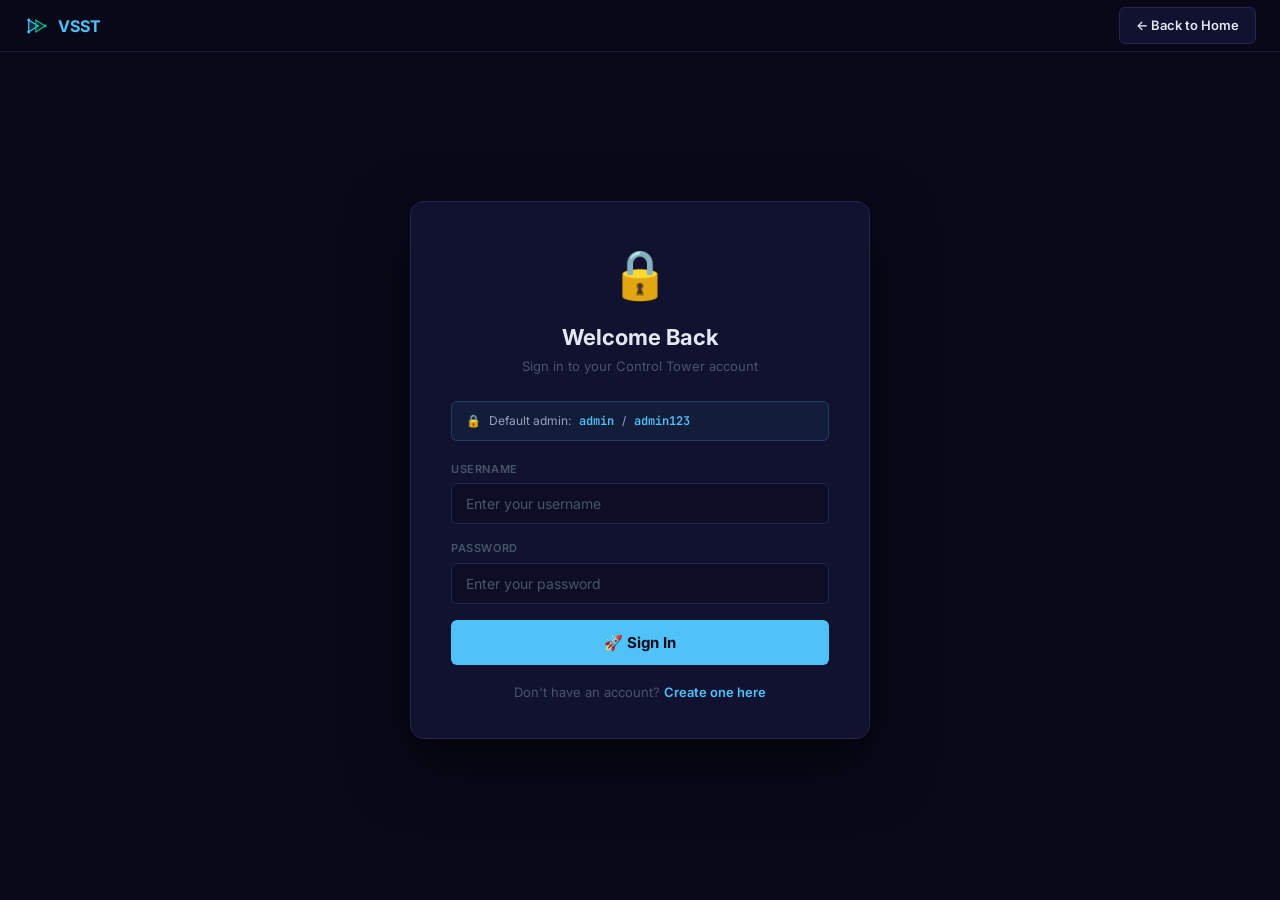
<file: src/main/resources/static/login.html>
<!DOCTYPE html>
<html lang="en">
<head>
    <meta charset="UTF-8">
    <meta name="viewport" content="width=device-width, initial-scale=1.0, maximum-scale=1.0">
    <title>VSST | Login</title>
    <link rel="preconnect" href="https://fonts.googleapis.com">
    <link rel="preconnect" href="https://fonts.gstatic.com" crossorigin>
    <link href="https://fonts.googleapis.com/css2?family=Inter:wght@300;400;500;600;700&family=JetBrains+Mono:wght@400;600&display=swap" rel="stylesheet">
    <link rel="stylesheet" href="css/style.css">
    <link rel="stylesheet" href="css/auth.css">
</head>
<body style="overflow:auto;">

<nav class="auth-nav">
    <a href="/welcome.html" class="auth-nav-logo">
        <svg width="26" height="26" viewBox="0 0 44 44" fill="none">
            <path d="M8 12 L24 22 L8 32 Z" fill="rgba(79,195,247,0.2)" stroke="#4fc3f7" stroke-width="2"/>
            <path d="M20 12 L36 22 L20 32 Z" fill="rgba(16,185,129,0.2)" stroke="#10b981" stroke-width="2"/>
            <circle cx="8" cy="12" r="2.5" fill="#4fc3f7"/>
            <circle cx="8" cy="32" r="2.5" fill="#4fc3f7"/>
            <circle cx="36" cy="22" r="2.5" fill="#10b981"/>
        </svg>
        VSST
    </a>
    <div style="display:flex;align-items:center;gap:10px;">
        <a href="/welcome.html" class="auth-back-btn">&#8592; Back to Home</a>
    </div>
</nav>

<div class="auth-wrapper">
    <div class="auth-card">

        <div class="auth-card-icon">&#128274;</div>
        <h1 class="auth-card-title">Welcome Back</h1>
        <p class="auth-card-sub">Sign in to your Control Tower account</p>

        <div class="creds-hint">
            <span>&#128274;</span>
            Default admin: <code>admin</code> / <code>admin123</code>
        </div>

        <div class="auth-error"   id="loginError"></div>
        <div class="auth-success" id="loginSuccess"></div>

        <div class="auth-form-group">
            <label class="auth-label" for="username">Username</label>
            <input class="auth-input" type="text" id="username"
                   placeholder="Enter your username"
                   autocomplete="username"
                   onkeydown="if(event.key==='Enter') handleLogin()"/>
        </div>

        <div class="auth-form-group">
            <label class="auth-label" for="password">Password</label>
            <input class="auth-input" type="password" id="password"
                   placeholder="Enter your password"
                   autocomplete="current-password"
                   onkeydown="if(event.key==='Enter') handleLogin()"/>
        </div>

        <button class="auth-btn" id="loginBtn" onclick="handleLogin()">
            &#128640; Sign In
        </button>

        <div class="auth-footer">
            Don't have an account? <a href="/register.html">Create one here</a>
        </div>

    </div>
</div>

<script src="js/auth.js"></script>
<script src="js/theme.js"></script>
<script>
    // Redirect if already logged in (using the new loop-proof auth.js check)
    if (typeof redirectIfLoggedIn === 'function') redirectIfLoggedIn();

    async function handleLogin() {
        hideFormError('loginError');
        var username = document.getElementById('username').value.trim();
        var password = document.getElementById('password').value;

        if (!username || !password) {
            showFormError('loginError', 'Please enter both username and password.');
            return;
        }

        setButtonLoading('loginBtn', true, '&#128640; Sign In');

        try {
            // apiLogin() in auth.js now fully handles the token storage and redirection
            await apiLogin(username, password);
        } catch (error) {
            showFormError('loginError', error.message || 'Login failed. Please check your credentials.');
        } finally {
            setButtonLoading('loginBtn', false, '&#128640; Sign In');
        }
    }

    function showFormError(id, msg) {
        var el = document.getElementById(id);
        if (el) { el.textContent = msg; el.style.display = 'block'; }
    }

    function hideFormError(id) {
        var el = document.getElementById(id);
        if (el) el.style.display = 'none';
    }
</script>
</body>
</html>
</file>
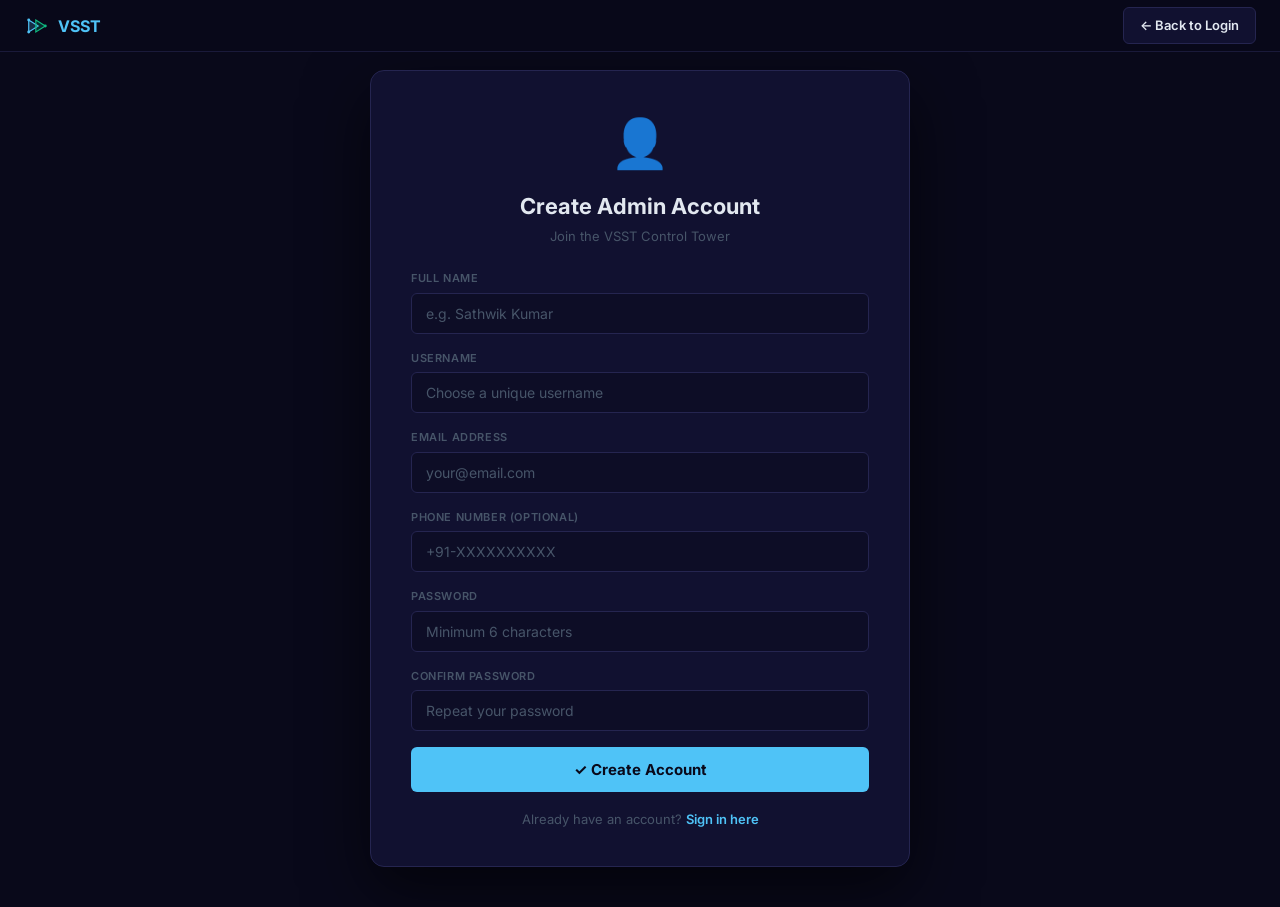
<file: src/main/resources/static/register.html>
<!DOCTYPE html>
<html lang="en">
<head>
    <meta charset="UTF-8">
    <meta name="viewport" content="width=device-width, initial-scale=1.0, maximum-scale=1.0">
    <title>VSST | Create Account</title>
    <link rel="preconnect" href="https://fonts.googleapis.com">
    <link rel="preconnect" href="https://fonts.gstatic.com" crossorigin>
    <link href="https://fonts.googleapis.com/css2?family=Inter:wght@300;400;500;600;700&family=JetBrains+Mono:wght@400;600&display=swap" rel="stylesheet">
    <link rel="stylesheet" href="css/style.css">
    <link rel="stylesheet" href="css/auth.css">
</head>
<body style="overflow:auto;">

<nav class="auth-nav">
    <a href="/welcome.html" class="auth-nav-logo">
        <svg width="26" height="26" viewBox="0 0 44 44" fill="none">
            <path d="M8 12 L24 22 L8 32 Z" fill="rgba(79,195,247,0.2)" stroke="#4fc3f7" stroke-width="2"/>
            <path d="M20 12 L36 22 L20 32 Z" fill="rgba(16,185,129,0.2)" stroke="#10b981" stroke-width="2"/>
            <circle cx="8" cy="12" r="2.5" fill="#4fc3f7"/>
            <circle cx="8" cy="32" r="2.5" fill="#4fc3f7"/>
            <circle cx="36" cy="22" r="2.5" fill="#10b981"/>
        </svg>
        VSST
    </a>
    <div style="display:flex;align-items:center;gap:10px;">
        <a href="/login.html" class="auth-back-btn">&#8592; Back to Login</a>
    </div>
</nav>

<div class="auth-wrapper" style="padding-top:70px;">
    <div class="auth-card register-card">

        <div class="auth-card-icon">&#128100;</div>
        <h1 class="auth-card-title">Create Admin Account</h1>
        <p class="auth-card-sub">Join the VSST Control Tower</p>

        <div class="auth-error"   id="registerError"></div>
        <div class="auth-success" id="registerSuccess"></div>

        <div class="auth-form-group">
            <label class="auth-label">Full Name</label>
            <input class="auth-input" type="text" id="fullName"
                   placeholder="e.g. Sathwik Kumar"/>
        </div>

        <div class="auth-form-group">
            <label class="auth-label">Username</label>
            <input class="auth-input" type="text" id="regUsername"
                   placeholder="Choose a unique username"/>
        </div>

        <div class="auth-form-group">
            <label class="auth-label">Email Address</label>
            <input class="auth-input" type="email" id="regEmail"
                   placeholder="your@email.com"/>
        </div>

        <div class="auth-form-group">
            <label class="auth-label">Phone Number (Optional)</label>
            <input class="auth-input" type="tel" id="regPhone"
                   placeholder="+91-XXXXXXXXXX"/>
        </div>

        <div class="auth-form-group">
            <label class="auth-label">Password</label>
            <input class="auth-input" type="password" id="regPassword"
                   placeholder="Minimum 6 characters"/>
        </div>

        <div class="auth-form-group">
            <label class="auth-label">Confirm Password</label>
            <input class="auth-input" type="password" id="regPasswordConfirm"
                   placeholder="Repeat your password"/>
        </div>

        <button class="auth-btn" id="registerBtn" onclick="handleRegister()">
            &#10003; Create Account
        </button>

        <div class="auth-footer">
            Already have an account? <a href="/login.html">Sign in here</a>
        </div>

    </div>
</div>

<script src="js/auth.js"></script>
<script src="js/theme.js"></script>
<script>
    async function handleRegister() {
        hideFormError('registerError');

        var fullName   = document.getElementById('fullName').value.trim();
        var username   = document.getElementById('regUsername').value.trim();
        var email      = document.getElementById('regEmail').value.trim();
        var phone      = document.getElementById('regPhone').value.trim();
        var password   = document.getElementById('regPassword').value;
        var confirm    = document.getElementById('regPasswordConfirm').value;

        if (!fullName || !username || !email || !password) {
            showFormError('registerError', 'All required fields must be filled.');
            return;
        }
        if (password.length < 6) {
            showFormError('registerError', 'Password must be at least 6 characters.');
            return;
        }
        if (password !== confirm) {
            showFormError('registerError', 'Passwords do not match.');
            return;
        }

        setButtonLoading('registerBtn', true, '&#10003; Create Account');

        try {
            var user = await apiRegister({
                fullName:    fullName,
                username:    username,
                email:       email,
                phoneNumber: phone,
                password:    password,
                role:        'ADMIN' // Automatically set to Admin
            });

            var suc = document.getElementById('registerSuccess');
            suc.textContent = '✓ Account created! Redirecting to login...';
            suc.style.display = 'block';
            setTimeout(function() { window.location.href = '/login.html'; }, 1800);

        } catch (error) {
            showFormError('registerError', error.message || 'Registration failed. Please try again.');
        } finally {
            setButtonLoading('registerBtn', false, '&#10003; Create Account');
        }
    }

    function showFormError(id, msg) {
        var el = document.getElementById(id);
        if (el) { el.textContent = msg; el.style.display = 'block'; }
    }

    function hideFormError(id) {
        var el = document.getElementById(id);
        if (el) el.style.display = 'none';
    }
</script>
</body>
</html>
</file>
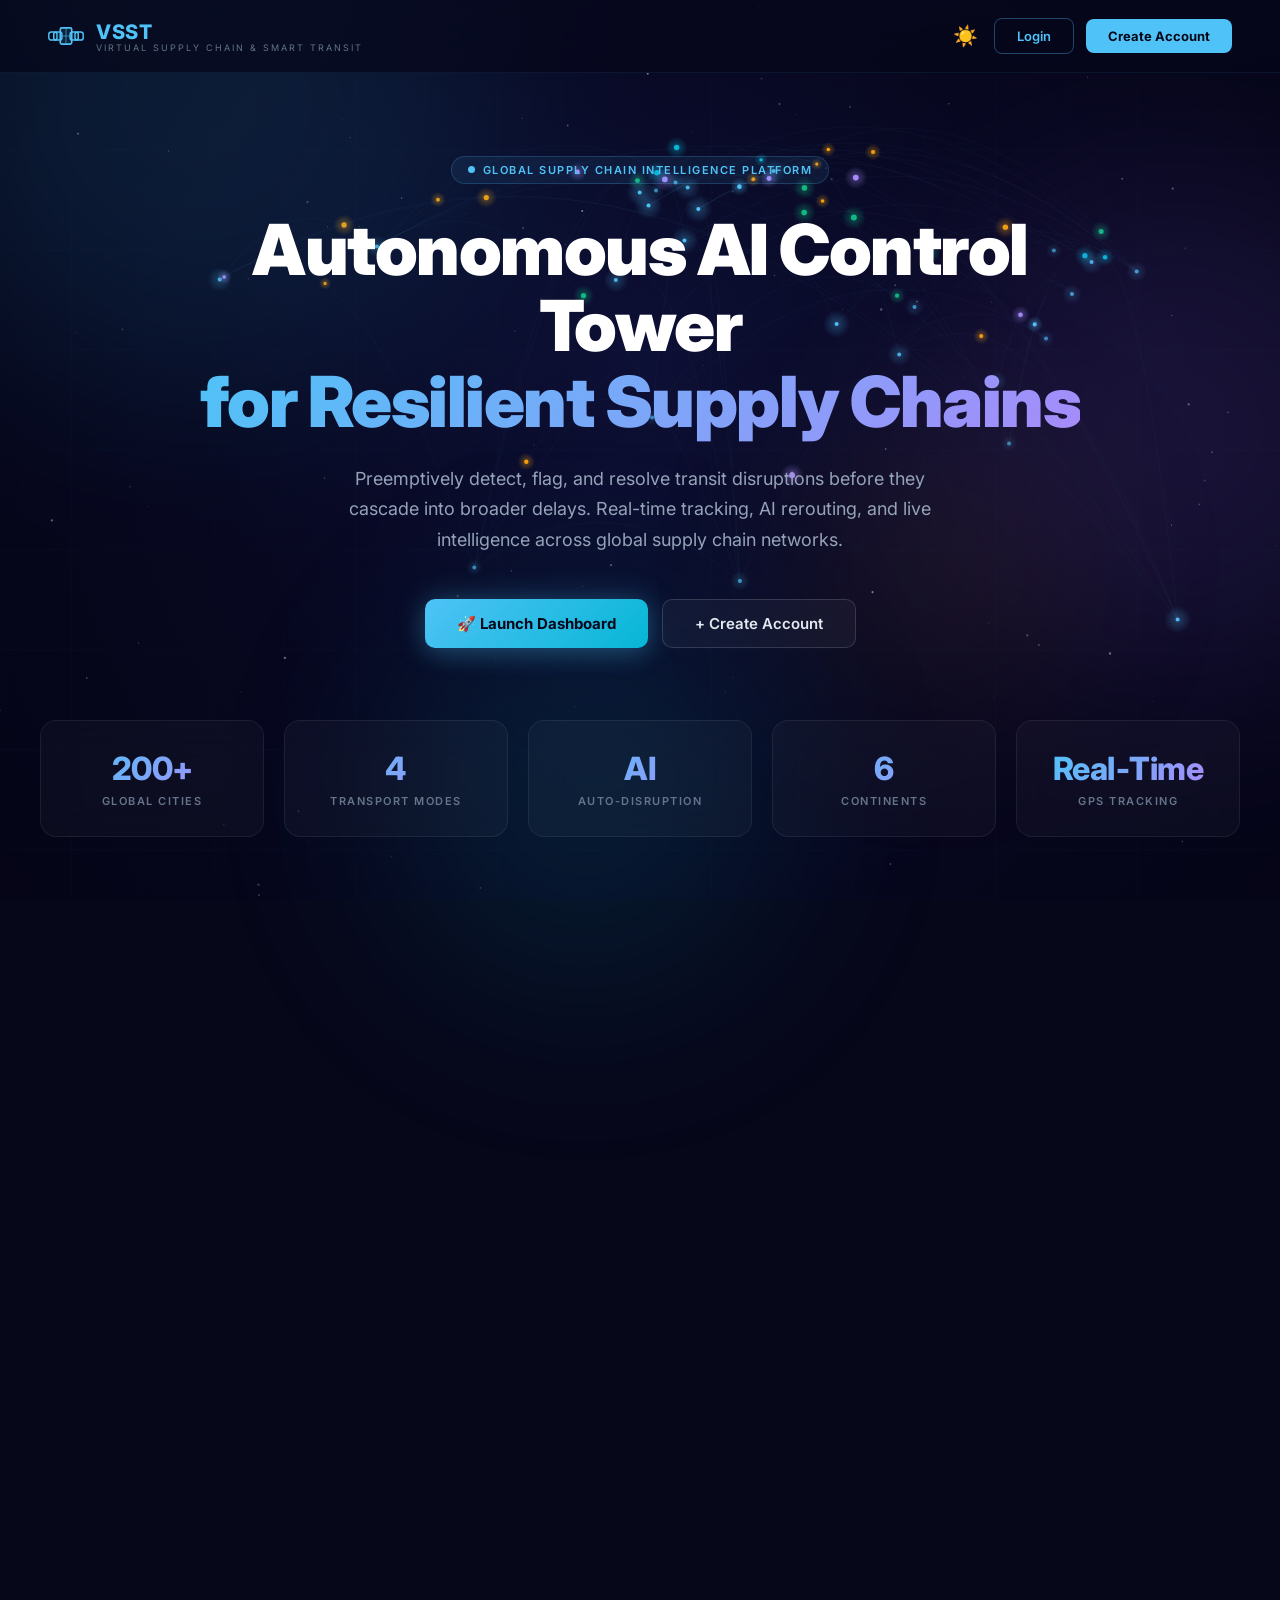
<file: src/main/resources/static/welcome.html>
<!DOCTYPE html>
<html lang="en">
<head>
    <meta charset="UTF-8"/>
    <meta name="viewport" content="width=device-width, initial-scale=1.0, maximum-scale=1.0"/>
    <title>VSST | AI Control Tower</title>
    <link rel="preconnect" href="https://fonts.googleapis.com"/>
    <link rel="preconnect" href="https://fonts.gstatic.com" crossorigin/>
    <link href="https://fonts.googleapis.com/css2?family=Inter:wght@300;400;500;600;700;800;900&display=swap" rel="stylesheet"/>
    <style>
        *, *::before, *::after { box-sizing: border-box; margin: 0; padding: 0; }

        :root {
            --accent-blue: #4fc3f7;
            --accent-purple: #a78bfa;
            --accent-teal: #06b6d4;
            --text-primary: #e2e8f0;
            --text-muted: #64748b;
            --bg-dark: #07071a;
        }

        html, body {
            height: 100%;
            background: var(--bg-dark);
            font-family: 'Inter', sans-serif;
            color: var(--text-primary);
            overflow-x: hidden;
        }

        /* ===== ANIMATED BACKGROUND ===== */
        #bgCanvas {
            position: fixed;
            top: 0; left: 0;
            width: 100%; height: 100%;
            z-index: 0;
            pointer-events: none;
        }

        /* Aurora blobs */
        .aurora-blob {
            position: fixed;
            border-radius: 50%;
            filter: blur(100px);
            opacity: 0.12;
            z-index: 1;
            pointer-events: none;
            animation: blobDrift 20s ease-in-out infinite alternate;
        }
        .aurora-blob-1 {
            width: 600px; height: 600px;
            background: radial-gradient(circle, #4fc3f7, #0284c7);
            top: -200px; left: -100px;
            animation-duration: 22s;
        }
        .aurora-blob-2 {
            width: 500px; height: 500px;
            background: radial-gradient(circle, #a78bfa, #7c3aed);
            top: 20%; right: -150px;
            animation-duration: 18s; animation-delay: -8s;
        }
        .aurora-blob-3 {
            width: 400px; height: 400px;
            background: radial-gradient(circle, #06b6d4, #0891b2);
            bottom: -100px; left: 30%;
            animation-duration: 25s; animation-delay: -15s;
        }
        .aurora-blob-4 {
            width: 300px; height: 300px;
            background: radial-gradient(circle, #f59e0b, #d97706);
            bottom: 20%; right: 15%;
            animation-duration: 20s; animation-delay: -5s;
            opacity: 0.07;
        }

        @keyframes blobDrift {
            0%   { transform: translate(0,0) scale(1); }
            33%  { transform: translate(40px,-30px) scale(1.05); }
            66%  { transform: translate(-20px,40px) scale(0.95); }
            100% { transform: translate(20px,10px) scale(1.02); }
        }

        /* ===== NAVBAR ===== */
        .nav {
            position: relative;
            z-index: 100;
            display: flex;
            align-items: center;
            justify-content: space-between;
            padding: 18px 48px;
            background: rgba(7,7,26,0.7);
            backdrop-filter: blur(20px);
            border-bottom: 1px solid rgba(79,195,247,0.08);
        }

        .nav-brand {
            display: flex;
            align-items: center;
            gap: 12px;
            text-decoration: none;
        }

        .nav-logo-icon {
            width: 36px; height: 36px;
        }

        .nav-brand-name {
            font-size: 20px;
            font-weight: 800;
            color: var(--accent-blue);
            letter-spacing: 0.5px;
        }

        .nav-brand-sub {
            font-size: 9px;
            color: var(--text-muted);
            text-transform: uppercase;
            letter-spacing: 2px;
            display: block;
            margin-top: -2px;
        }

        .nav-actions {
            display: flex;
            align-items: center;
            gap: 12px;
        }

        .btn-theme {
            background: transparent;
            border: none;
            cursor: pointer;
            font-size: 20px;
            padding: 4px;
            border-radius: 6px;
            transition: transform 0.2s;
        }
        .btn-theme:hover { transform: rotate(20deg); }

        .btn-login {
            padding: 9px 22px;
            background: transparent;
            border: 1px solid rgba(79,195,247,0.35);
            color: var(--accent-blue);
            border-radius: 8px;
            font-size: 13px;
            font-weight: 600;
            cursor: pointer;
            font-family: inherit;
            text-decoration: none;
            transition: all 0.2s;
        }
        .btn-login:hover { background: rgba(79,195,247,0.08); }

        .btn-create {
            padding: 9px 22px;
            background: var(--accent-blue);
            color: #07071a;
            border: none;
            border-radius: 8px;
            font-size: 13px;
            font-weight: 700;
            cursor: pointer;
            font-family: inherit;
            text-decoration: none;
            transition: all 0.2s;
        }
        .btn-create:hover { opacity: 0.9; transform: translateY(-1px); }

        /* ===== HERO ===== */
        .hero {
            position: relative;
            z-index: 10;
            min-height: calc(100vh - 73px);
            display: flex;
            flex-direction: column;
            align-items: center;
            justify-content: center;
            text-align: center;
            padding: 60px 24px 40px;
        }

        .hero-eyebrow {
            display: inline-flex;
            align-items: center;
            gap: 8px;
            background: rgba(79,195,247,0.08);
            border: 1px solid rgba(79,195,247,0.2);
            border-radius: 20px;
            padding: 6px 16px;
            font-size: 11px;
            font-weight: 600;
            color: var(--accent-blue);
            text-transform: uppercase;
            letter-spacing: 1.5px;
            margin-bottom: 28px;
        }

        .hero-eyebrow-dot {
            width: 7px; height: 7px;
            background: var(--accent-blue);
            border-radius: 50%;
            animation: eyebrowPulse 2s ease-in-out infinite;
        }
        @keyframes eyebrowPulse { 0%,100%{opacity:1;transform:scale(1)} 50%{opacity:0.5;transform:scale(1.3)} }

        h1 {
            font-size: clamp(36px, 5.5vw, 72px);
            font-weight: 900;
            line-height: 1.08;
            letter-spacing: -1.5px;
            color: #ffffff;
            margin-bottom: 24px;
            max-width: 900px;
        }

        h1 .h1-accent {
            background: linear-gradient(135deg, var(--accent-blue), var(--accent-purple));
            -webkit-background-clip: text;
            -webkit-text-fill-color: transparent;
            background-clip: text;
        }

        .hero-sub {
            font-size: clamp(14px, 1.6vw, 18px);
            color: #94a3b8;
            line-height: 1.7;
            max-width: 600px;
            margin-bottom: 44px;
        }

        .hero-cta {
            display: flex;
            gap: 14px;
            flex-wrap: wrap;
            justify-content: center;
            margin-bottom: 72px;
        }

        .btn-hero-primary {
            display: inline-flex;
            align-items: center;
            gap: 8px;
            padding: 14px 32px;
            background: linear-gradient(135deg, var(--accent-blue), var(--accent-teal));
            color: #07071a;
            border: none;
            border-radius: 10px;
            font-size: 15px;
            font-weight: 700;
            cursor: pointer;
            font-family: inherit;
            text-decoration: none;
            box-shadow: 0 0 30px rgba(79,195,247,0.25), 0 8px 24px rgba(79,195,247,0.15);
            transition: all 0.3s;
        }
        .btn-hero-primary:hover {
            transform: translateY(-3px);
            box-shadow: 0 0 50px rgba(79,195,247,0.4), 0 16px 40px rgba(79,195,247,0.25);
        }

        .btn-hero-outline {
            display: inline-flex;
            align-items: center;
            gap: 8px;
            padding: 14px 32px;
            background: rgba(255,255,255,0.04);
            color: #e2e8f0;
            border: 1px solid rgba(255,255,255,0.14);
            border-radius: 10px;
            font-size: 15px;
            font-weight: 600;
            cursor: pointer;
            font-family: inherit;
            text-decoration: none;
            backdrop-filter: blur(10px);
            transition: all 0.3s;
        }
        .btn-hero-outline:hover {
            background: rgba(255,255,255,0.08);
            border-color: rgba(255,255,255,0.25);
            transform: translateY(-2px);
        }

        /* ===== BIG BOX STATS STRIP ===== */
        .stats-strip {
            display: flex;
            flex-wrap: wrap;
            justify-content: center;
            gap: 20px;
            width: 100%;
            max-width: 1200px;
            position: relative;
        }

        .stat-item {
            background: rgba(255,255,255,0.03);
            border: 1px solid rgba(255,255,255,0.07);
            border-radius: 16px;
            backdrop-filter: blur(20px);
            padding: 28px 32px;
            text-align: center;
            flex: 1 1 180px; /* Forces boxes to be big enough to fit the text */
            transition: all 0.3s ease;
        }

        .stat-item:hover {
            border-color: rgba(79,195,247,0.3);
            background: rgba(255,255,255,0.05);
            transform: translateY(-3px);
        }

        .stat-num {
            display: block;
            font-size: clamp(22px, 3vw, 32px);
            font-weight: 800;
            color: var(--accent-blue);
            font-family: 'Inter', monospace;
            letter-spacing: -0.5px;
            background: linear-gradient(135deg, var(--accent-blue), var(--accent-purple));
            -webkit-background-clip: text;
            -webkit-text-fill-color: transparent;
            background-clip: text;
        }

        .stat-lbl {
            display: block;
            font-size: 11px;
            font-weight: 600;
            color: var(--text-muted);
            text-transform: uppercase;
            letter-spacing: 1.5px;
            margin-top: 6px;
        }

        /* ===== FEATURES ===== */
        .features {
            position: relative;
            z-index: 10;
            padding: 80px 48px;
        }

        .section-title {
            text-align: center;
            font-size: clamp(22px, 3vw, 36px);
            font-weight: 800;
            color: #ffffff;
            margin-bottom: 8px;
            letter-spacing: -0.5px;
        }

        .section-sub {
            text-align: center;
            font-size: 15px;
            color: #64748b;
            margin-bottom: 48px;
        }

        .features-grid {
            display: grid;
            grid-template-columns: repeat(auto-fit, minmax(260px, 1fr));
            gap: 20px;
            max-width: 1100px;
            margin: 0 auto;
        }

        .feature-card {
            background: rgba(255,255,255,0.03);
            border: 1px solid rgba(255,255,255,0.07);
            border-radius: 14px;
            padding: 28px 24px;
            transition: all 0.3s;
            position: relative;
            overflow: hidden;
        }
        .feature-card::before {
            content: '';
            position: absolute;
            top: 0; left: 0; right: 0;
            height: 2px;
            background: linear-gradient(90deg, transparent, var(--accent-blue), transparent);
            opacity: 0;
            transition: opacity 0.3s;
        }
        .feature-card:hover { border-color: rgba(79,195,247,0.2); transform: translateY(-4px); }
        .feature-card:hover::before { opacity: 1; }

        .feature-icon { font-size: 32px; margin-bottom: 14px; }

        .feature-card h3 {
            font-size: 15px;
            font-weight: 700;
            color: #e2e8f0;
            margin-bottom: 8px;
        }

        .feature-card p {
            font-size: 13px;
            color: #64748b;
            line-height: 1.7;
        }

        /* ===== FOOTER ===== */
        .footer {
            position: relative;
            z-index: 10;
            text-align: center;
            padding: 24px;
            border-top: 1px solid rgba(255,255,255,0.06);
            font-size: 12px;
            color: #475569;
        }

        /* ===== LIGHT THEME ===== */
        body.light-theme {
            background: #f0f4f8;
            color: #1a202c;
        }
        body.light-theme .nav {
            background: rgba(240,244,248,0.9);
            border-bottom-color: rgba(0,0,0,0.08);
        }
        body.light-theme .feature-card {
            background: rgba(255,255,255,0.7);
            border-color: rgba(0,0,0,0.08);
        }
        body.light-theme .btn-hero-outline {
            background: rgba(0,0,0,0.03);
            color: #0f172a;
            border: 1px solid rgba(0,0,0,0.15);
        }
        body.light-theme .btn-hero-outline:hover {
            background: rgba(0,0,0,0.06);
            border-color: var(--accent-blue);
            transform: translateY(-2px);
        }
        body.light-theme .stats-strip {
            background: transparent;
            border: none;
            backdrop-filter: none;
        }
        body.light-theme .stat-item {
            background: rgba(255,255,255,0.8);
            border: 1px solid rgba(0,0,0,0.08);
            box-shadow: 0 4px 15px rgba(0,0,0,0.05);
        }
        body.light-theme .footer {
            border-top-color: rgba(0,0,0,0.08);
        }
        body.light-theme .aurora-blob {
            opacity: 0.18;
        }
        body.light-theme h1,
        body.light-theme .section-title { color: #0f172a; }
        body.light-theme .hero-sub { color: #475569; }
        body.light-theme .feature-card p { color: #475569; }
        body.light-theme .feature-card h3 { color: #0f172a; }

        @media (max-width: 768px) {
            .nav { padding: 14px 20px; }
            .features { padding: 48px 20px; }
            .stat-item { flex: 1 1 45%; } /* Forces 2 per row on mobile */
        }

        /* Globe background */
        .globe-bg {
            position: absolute;
            top: 50%;
            left: 50%;
            transform: translate(-50%, -50%);
            width: min(700px, 95vw);
            height: min(700px, 95vw);
            pointer-events: none;
            z-index: 0;
            opacity: 0.38;
        }

        .globe-bg canvas {
            width: 100%;
            height: 100%;
        }

        /* Ensure all hero content is above globe */
        .hero > *:not(.blob-1):not(.blob-2):not(.globe-bg) {
            position: relative;
            z-index: 2;
        }

    </style>
</head>
<body>

<canvas id="bgCanvas"></canvas>

<div class="aurora-blob aurora-blob-1"></div>
<div class="aurora-blob aurora-blob-2"></div>
<div class="aurora-blob aurora-blob-3"></div>
<div class="aurora-blob aurora-blob-4"></div>

<nav class="nav">
    <a href="/welcome.html" class="nav-brand">
        <svg class="nav-logo-icon" viewBox="0 0 44 44" fill="none">
            <rect x="1" y="17" width="10" height="10" rx="3" stroke="#4fc3f7" stroke-width="1.8"/>
            <rect x="7" y="17" width="10" height="10" rx="3" stroke="#4fc3f7" stroke-width="1.8" fill="rgba(79,195,247,0.07)"/>
            <rect x="15" y="12" width="14" height="20" rx="2" stroke="#4fc3f7" stroke-width="2" fill="rgba(79,195,247,0.12)"/>
            <line x1="15" y1="22" x2="29" y2="22" stroke="#4fc3f7" stroke-width="1.2" opacity="0.6"/>
            <line x1="22" y1="12" x2="22" y2="32" stroke="#4fc3f7" stroke-width="1.2" opacity="0.6"/>
            <rect x="27" y="17" width="10" height="10" rx="3" stroke="#4fc3f7" stroke-width="1.8" fill="rgba(79,195,247,0.07)"/>
            <rect x="33" y="17" width="10" height="10" rx="3" stroke="#4fc3f7" stroke-width="1.8"/>
        </svg>
        <div>
            <span class="nav-brand-name">VSST</span>
            <span class="nav-brand-sub">Virtual Supply Chain &amp; Smart Transit</span>
        </div>
    </a>
    <div class="nav-actions">
        <button class="btn-theme" id="themeToggleBtn" onclick="window.toggleTheme && window.toggleTheme()" title="Toggle Theme">☀️</button>
        <a href="/login.html"    class="btn-login">Login</a>
        <a href="/register.html" class="btn-create">Create Account</a>
    </div>
</nav>

<section class="hero">
    <div class="hero-eyebrow">
        <span class="hero-eyebrow-dot"></span>
        Global Supply Chain Intelligence Platform
    </div>

    <h1>
        Autonomous AI Control Tower<br/>
        <span class="h1-accent">for Resilient Supply Chains</span>
    </h1>

    <p class="hero-sub">
        Preemptively detect, flag, and resolve transit disruptions before they cascade
        into broader delays. Real-time tracking, AI rerouting, and live intelligence
        across global supply chain networks.
    </p>

    <div class="hero-cta">
        <a href="/login.html"    class="btn-hero-primary">🚀 Launch Dashboard</a>
        <a href="/register.html" class="btn-hero-outline">+ Create Account</a>
    </div>

    <div class="stats-strip">
        <div class="stat-item">
            <span class="stat-num">200+</span>
            <span class="stat-lbl">Global Cities</span>
        </div>
        <div class="stat-item">
            <span class="stat-num">4</span>
            <span class="stat-lbl">Transport Modes</span>
        </div>
        <div class="stat-item">
            <span class="stat-num">AI</span>
            <span class="stat-lbl">Auto-Disruption</span>
        </div>
        <div class="stat-item">
            <span class="stat-num">6</span>
            <span class="stat-lbl">Continents</span>
        </div>
        <div class="stat-item">
            <span class="stat-num">Real&#8209;Time</span>
            <span class="stat-lbl">GPS Tracking</span>
        </div>
    </div>
</section>

<section class="features">
    <h2 class="section-title">Everything you need to run global logistics</h2>
    <p class="section-sub">AI-powered, multi-modal, globally connected</p>
    <div class="features-grid">
        <div class="feature-card">
            <div class="feature-icon">🌍</div>
            <h3>Global Control Tower</h3>
            <p>Real-time tracking of trucks, ships, planes and trains across 200+ cities on 6 continents with live GPS movement simulation.</p>
        </div>
        <div class="feature-card">
            <div class="feature-icon">🤖</div>
            <h3>AI Auto-Disruption &amp; Rerouting</h3>
            <p>Mode-aware disruptions using live news, maritime piracy zones, airspace restrictions and weather — with automatic AI rerouting.</p>
        </div>
        <div class="feature-card">
            <div class="feature-icon">🚢✈️🚂🚛</div>
            <h3>Multi-Modal Transport</h3>
            <p>Manage sea lanes, air corridors, rail networks and road routes with partner company integration for Maersk, Emirates, DB Cargo and more.</p>
        </div>
        <div class="feature-card">
            <div class="feature-icon">🔮</div>
            <h3>Digital Twin Scenarios</h3>
            <p>Simulate Suez Canal blockages, airport strikes, volcanic ash clouds and rail network failures — see AI auto-response in real time.</p>
        </div>
        <div class="feature-card">
            <div class="feature-icon">📊</div>
            <h3>Analytics Intelligence</h3>
            <p>Mode-by-mode performance KPIs, disruption history charts, route health scoring and cargo breakdown dashboards.</p>
        </div>
        <div class="feature-card">
            <div class="feature-icon">🔐</div>
            <h3>Multi-Tenant Security</h3>
            <p>Full data isolation per admin. Partner company logins see only their shipments. Driver dashboards show only assigned routes.</p>
        </div>
    </div>
</section>

<footer class="footer">
    &copy; 2026 VSST &mdash; Virtual Supply Chain &amp; Smart Transit &bull; Built for Hackathon 2026
</footer>

<script>
    (function() {
        var canvas = document.getElementById('bgCanvas');
        var ctx    = canvas.getContext('2d');
        var W, H;

        function resize() {
            W = canvas.width  = window.innerWidth;
            H = canvas.height = window.innerHeight;
        }
        resize();
        window.addEventListener('resize', resize);

        // --- City coordinates [lat, lng] ---
        var cityData = [
            [40.7, -74.0],   // New York
            [51.5, -0.1],    // London
            [48.9,  2.4],    // Paris
            [52.5, 13.4],    // Berlin
            [35.7, 139.7],   // Tokyo
            [22.3, 114.2],   // Hong Kong
            [1.3,  103.8],   // Singapore
            [28.6,  77.2],   // Delhi
            [19.1,  72.9],   // Mumbai
            [-33.9, 151.2],  // Sydney
            [25.2,  55.3],   // Dubai
            [55.8,  37.6],   // Moscow
            [31.2, 121.5],   // Shanghai
            [-23.5, -46.6],  // São Paulo
            [6.5,    3.4],   // Lagos
            [-26.2,  28.1],  // Johannesburg
            [34.1, -118.2],  // Los Angeles
            [41.9,  12.5],   // Rome
            [48.2,  16.4],   // Vienna
            [37.6, 127.0],   // Seoul
            [13.7, 100.5],   // Bangkok
            [39.9, 116.4],   // Beijing
            [51.9,   4.5],   // Rotterdam
            [53.5,  10.0],   // Hamburg
            [34.0,  -6.8],   // Casablanca
        ];

        // Project lat/lng to screen coords
        function project(lat, lng) {
            var x = (lng + 180) / 360 * W;
            var y = (90 - lat)  / 180 * H;
            return { x: x, y: y };
        }

        // Build routes (random selection)
        var routes = [];
        for (var i = 0; i < cityData.length; i++) {
            for (var j = i + 1; j < cityData.length; j++) {
                if (Math.random() < 0.18) {
                    routes.push([ i, j ]);
                }
            }
        }

        // Packets travelling routes
        var packets = [];
        var PACKET_COLORS = ['#4fc3f7', '#a78bfa', '#06b6d4', '#f59e0b', '#10b981'];
        routes.forEach(function(r) {
            if (Math.random() < 0.7) {
                packets.push({
                    route:  r,
                    t:      Math.random(),
                    speed:  0.0008 + Math.random() * 0.0018,
                    color:  PACKET_COLORS[Math.floor(Math.random() * PACKET_COLORS.length)],
                    size:   1.5 + Math.random() * 1.5
                });
            }
        });

        // Stars
        var stars = Array.from({ length: 180 }, function() {
            return {
                x:  Math.random(),
                y:  Math.random(),
                r:  Math.random() * 1.2,
                o:  Math.random() * 0.35 + 0.05,
                sp: Math.random() * 3 + 1
            };
        });

        var time = 0;

        // Quadratic bezier position
        function bezierPoint(p1, cp, p2, t) {
            var mt = 1 - t;
            return {
                x: mt * mt * p1.x + 2 * mt * t * cp.x + t * t * p2.x,
                y: mt * mt * p1.y + 2 * mt * t * cp.y + t * t * p2.y
            };
        }

        function hexToRgb(hex) {
            var r = parseInt(hex.slice(1,3), 16);
            var g = parseInt(hex.slice(3,5), 16);
            var b = parseInt(hex.slice(5,7), 16);
            return r + ',' + g + ',' + b;
        }

        function draw() {
            time += 0.006;
            ctx.clearRect(0, 0, W, H);

            // Check theme state dynamically
            var isLight = document.body.classList.contains('light-theme');

            // Background gradient
            var bg = ctx.createRadialGradient(W * 0.5, H * 0.4, 0, W * 0.5, H * 0.5, Math.max(W, H) * 0.85);
            if (isLight) {
                bg.addColorStop(0,   '#ffffff');
                bg.addColorStop(0.4, '#f8fafc');
                bg.addColorStop(1,   '#f1f5f9');
            } else {
                bg.addColorStop(0,   '#0d1035');
                bg.addColorStop(0.4, '#07071f');
                bg.addColorStop(1,   '#030310');
            }
            ctx.fillStyle = bg;
            ctx.fillRect(0, 0, W, H);

            // Animated scan line (subtle)
            var scanY = (time * 40) % H;
            var scanGrad = ctx.createLinearGradient(0, scanY - 80, 0, scanY + 80);
            scanGrad.addColorStop(0, 'rgba(79,195,247,0)');
            scanGrad.addColorStop(0.5, isLight ? 'rgba(79,195,247,0.05)' : 'rgba(79,195,247,0.025)');
            scanGrad.addColorStop(1, 'rgba(79,195,247,0)');
            ctx.fillStyle = scanGrad;
            ctx.fillRect(0, scanY - 80, W, 160);

            // Stars
            stars.forEach(function(s) {
                var twinkle = s.o + Math.sin(time * s.sp + s.x * 30) * 0.12;
                ctx.beginPath();
                ctx.arc(s.x * W, s.y * H, s.r, 0, Math.PI * 2);
                ctx.fillStyle = isLight ? 'rgba(100,116,139,' + Math.max(0, twinkle * 0.5) + ')' : 'rgba(255,255,255,' + Math.max(0, twinkle) + ')';
                ctx.fill();
            });

            // World map grid
            ctx.strokeStyle = isLight ? 'rgba(79,195,247,0.15)' : 'rgba(79,195,247,0.04)';
            ctx.lineWidth = 0.5;
            for (var lng = -180; lng <= 180; lng += 20) {
                var tp = project(90, lng);
                var bp = project(-90, lng);
                ctx.beginPath(); ctx.moveTo(tp.x, tp.y); ctx.lineTo(bp.x, bp.y); ctx.stroke();
            }
            for (var lat = -80; lat <= 80; lat += 20) {
                var lp = project(lat, -180);
                var rp = project(lat,  180);
                ctx.beginPath(); ctx.moveTo(lp.x, lp.y); ctx.lineTo(rp.x, rp.y); ctx.stroke();
            }

            // Route arcs
            routes.forEach(function(r) {
                var c1 = cityData[r[0]];
                var c2 = cityData[r[1]];
                var p1 = project(c1[0], c1[1]);
                var p2 = project(c2[0], c2[1]);

                // Control point: arc upward between cities
                var cpX = (p1.x + p2.x) * 0.5;
                var cpY = Math.min(p1.y, p2.y) - Math.abs(p2.x - p1.x) * 0.25 - 30;

                ctx.beginPath();
                ctx.moveTo(p1.x, p1.y);
                ctx.quadraticCurveTo(cpX, cpY, p2.x, p2.y);
                ctx.strokeStyle = isLight ? 'rgba(79,195,247,0.2)' : 'rgba(79,195,247,0.055)';
                ctx.lineWidth   = 0.7;
                ctx.stroke();
            });

            // City dots
            cityData.forEach(function(c, i) {
                var p = project(c[0], c[1]);
                var pulse = (Math.sin(time * 2.5 + i * 0.8) + 1) * 0.5;

                // Outer glow
                var grd = ctx.createRadialGradient(p.x, p.y, 0, p.x, p.y, 8 + pulse * 6);
                grd.addColorStop(0,   'rgba(79,195,247,' + (isLight ? 0.3 + pulse * 0.2 : 0.15 + pulse * 0.15) + ')');
                grd.addColorStop(1,   'rgba(79,195,247,0)');
                ctx.beginPath();
                ctx.arc(p.x, p.y, 8 + pulse * 6, 0, Math.PI * 2);
                ctx.fillStyle = grd;
                ctx.fill();

                // Inner dot
                ctx.beginPath();
                ctx.arc(p.x, p.y, 2, 0, Math.PI * 2);
                ctx.fillStyle = 'rgba(79,195,247,' + (isLight ? 0.8 + pulse * 0.2 : 0.6 + pulse * 0.4) + ')';
                ctx.fill();
            });

            // Animated packets
            packets.forEach(function(pkt) {
                pkt.t += pkt.speed;
                if (pkt.t > 1) pkt.t = 0;

                var c1 = cityData[pkt.route[0]];
                var c2 = cityData[pkt.route[1]];
                var p1 = project(c1[0], c1[1]);
                var p2 = project(c2[0], c2[1]);

                var cpX = (p1.x + p2.x) * 0.5;
                var cpY = Math.min(p1.y, p2.y) - Math.abs(p2.x - p1.x) * 0.25 - 30;

                var pos = bezierPoint(p1, {x: cpX, y: cpY}, p2, pkt.t);

                // Trail glow
                var rgb = hexToRgb(pkt.color);
                var trailGrd = ctx.createRadialGradient(
                    pos.x, pos.y, 0, pos.x, pos.y, pkt.size * 4);
                trailGrd.addColorStop(0, 'rgba(' + rgb + ',' + (isLight ? '0.6' : '0.4') + ')');
                trailGrd.addColorStop(1, 'rgba(' + rgb + ',0)');
                ctx.beginPath();
                ctx.arc(pos.x, pos.y, pkt.size * 4, 0, Math.PI * 2);
                ctx.fillStyle = trailGrd;
                ctx.fill();

                // Core
                ctx.beginPath();
                ctx.arc(pos.x, pos.y, pkt.size, 0, Math.PI * 2);
                ctx.fillStyle = pkt.color;
                ctx.fill();
            });

            requestAnimationFrame(draw);
        }

        draw();
    })();
</script>

<script src="js/api-config.js"></script>
<script src="js/theme.js"></script>
</body>
</html>
</file>
<file: src/main/resources/static/css/style.css>
/* ================================================================
   LogiPulse / VSST — style.css
   Dark theme (default) + Light theme + Responsive
================================================================ */

/* ---- Google Fonts ---- */
@import url('https://fonts.googleapis.com/css2?family=Inter:wght@300;400;500;600;700&family=JetBrains+Mono:wght@400;600&display=swap');

/* ================================================================
   DARK THEME (default CSS variables)
================================================================ */
:root, html {
    --bg-primary:       #09091a;
    --bg-secondary:     #0d0d26;
    --bg-card:          #111130;
    --bg-card-hover:    #141442;
    --border-dim:       #1a1a3a;
    --border-normal:    #252550;
    --text-primary:     #e2e8f0;
    --text-secondary:   #94a3b8;
    --text-muted:       #475569;
    --accent-blue:      #4fc3f7;
    --status-transit:   #4fc3f7;
    --status-delayed:   #ef4444;
    --status-rerouted:  #a78bfa;
    --status-delivered: #10b981;
    --shadow-lg:        0 24px 64px rgba(0,0,0,0.6);
    --shadow-md:        0 8px 24px rgba(0,0,0,0.4);
    --radius-sm:        6px;
    --radius-md:        10px;
    --radius-lg:        14px;
    --transition:       all 0.2s ease;
    --font-main:        'Inter', sans-serif;
    --font-mono:        'JetBrains Mono', monospace;
}

/* ================================================================
   LIGHT THEME overrides
================================================================ */
body.light-theme,
html.light-theme {
    --bg-primary:       #f0f4f8;
    --bg-secondary:     #e2e8f0;
    --bg-card:          #ffffff;
    --bg-card-hover:    #f8fafc;
    --border-dim:       #dde3ea;
    --border-normal:    #b0bec5;
    --text-primary:     #1a202c;
    --text-secondary:   #4a5568;
    --text-muted:       #718096;
    --accent-blue:      #0284c7;
    --status-transit:   #0284c7;
    --status-delayed:   #dc2626;
    --status-rerouted:  #7c3aed;
    --status-delivered: #059669;
    --shadow-lg:        0 24px 64px rgba(0,0,0,0.12);
    --shadow-md:        0 8px 24px rgba(0,0,0,0.08);
}

/* ================================================================
   GLOBAL RESET
================================================================ */
*, *::before, *::after {
    box-sizing: border-box;
    margin: 0;
    padding: 0;
}

html {
    font-size: 16px;
    scroll-behavior: smooth;
}

body {
    font-family: var(--font-main);
    background: var(--bg-primary);
    color: var(--text-primary);
    min-height: 100vh;
    line-height: 1.5;
    transition: background 0.3s ease, color 0.3s ease;
    overflow: hidden;
}

/* ================================================================
   TYPOGRAPHY
================================================================ */
h1, h2, h3, h4 { color: var(--text-primary); font-weight: 700; line-height: 1.25; }
p  { color: var(--text-secondary); }
a  { color: var(--accent-blue); text-decoration: none; }
a:hover { text-decoration: underline; }
small { font-size: 0.8em; color: var(--text-muted); }

/* ================================================================
   MAIN APP LAYOUT
================================================================ */
.app-container {
    display: flex;
    flex-direction: column;
    height: 100vh;
    overflow: hidden;
}

/* ---- Header Overrides to FIX Dropdown Clipping ---- */
.app-header, #appHeader {
    display: flex;
    align-items: center;
    justify-content: space-between;
    padding: 0 16px;
    height: 56px;
    background: var(--bg-secondary);
    border-bottom: 1px solid var(--border-dim);
    flex-shrink: 0;
    gap: 8px;
    overflow: visible !important; /* CRITICAL FIX FOR DROPDOWNS */
    z-index: 200;
    flex-wrap: nowrap;
}

.hd-right, .header-actions {
    overflow: visible !important; /* CRITICAL FIX FOR DROPDOWNS */
}

.header-brand {
    display: flex;
    align-items: center;
    gap: 10px;
    flex-shrink: 0;
    min-width: 0;
}

.brand-logo { width: 32px; height: 32px; flex-shrink: 0; }

.brand-text {
    display: flex;
    flex-direction: column;
    min-width: 0;
}

.brand-text h1 {
    font-size: 16px;
    font-weight: 700;
    color: var(--accent-blue);
    white-space: nowrap;
}

.brand-text span {
    font-size: 9px;
    color: var(--text-muted);
    text-transform: uppercase;
    letter-spacing: 1px;
    white-space: nowrap;
}

/* Header nav tabs */
.header-nav-tabs {
    display: flex;
    align-items: center;
    gap: 2px;
    flex: 1;
    justify-content: center;
    min-width: 0;
}

.header-nav-tab {
    padding: 5px 10px;
    font-size: 12px;
    font-weight: 500;
    color: var(--text-muted);
    text-decoration: none;
    border-radius: var(--radius-sm);
    transition: var(--transition);
    white-space: nowrap;
    flex-shrink: 0;
}

.header-nav-tab:hover  { color: var(--text-primary); background: var(--bg-card); text-decoration: none; }
.header-nav-tab.active { color: var(--accent-blue); background: rgba(79,195,247,0.08);
    border: 1px solid rgba(79,195,247,0.2); }

.header-status {
    display: flex;
    align-items: center;
    gap: 10px;
    flex-shrink: 0;
}

.status-indicator {
    display: flex;
    align-items: center;
    gap: 6px;
    font-size: 12px;
    color: var(--text-secondary);
}

.status-dot {
    width: 8px; height: 8px;
    border-radius: 50%;
    background: var(--status-delivered);
    animation: statusPulse 2s ease-in-out infinite;
}

@keyframes statusPulse {
    0%,100% { opacity: 1; }
    50%      { opacity: 0.5; }
}

.header-time {
    font-family: var(--font-mono);
    font-size: 13px;
    color: var(--text-secondary);
}

.header-actions {
    display: flex;
    align-items: center;
    gap: 8px;
    flex-shrink: 0;
}

/* User info in header */
.user-info-header {
    display: flex;
    align-items: center;
    gap: 8px;
    flex-shrink: 0;
}

.user-avatar {
    width: 30px; height: 30px;
    border-radius: 50%;
    background: rgba(79,195,247,0.15);
    border: 1px solid rgba(79,195,247,0.3);
    display: flex;
    align-items: center;
    justify-content: center;
    font-size: 13px;
    font-weight: 700;
    color: var(--accent-blue);
    flex-shrink: 0;
}

.user-details {
    display: flex;
    flex-direction: column;
}

.user-name-text {
    font-size: 12px;
    font-weight: 600;
    color: var(--text-primary);
    white-space: nowrap;
}

.user-role-text {
    font-size: 10px;
    font-family: var(--font-mono);
    color: var(--accent-blue);
    text-transform: uppercase;
}

.btn-logout {
    padding: 5px 12px;
    background: rgba(239,68,68,0.1);
    color: #ef4444;
    border: 1px solid rgba(239,68,68,0.25);
    border-radius: var(--radius-sm);
    font-size: 12px;
    font-weight: 600;
    cursor: pointer;
    transition: var(--transition);
    font-family: var(--font-main);
    white-space: nowrap;
    flex-shrink: 0;
}

.btn-logout:hover { background: rgba(239,68,68,0.2); }

/* ================================================================
   SMART ALERT NOTIFICATION SYSTEM
================================================================ */
.notif-dropdown {
    display: none;
    position: absolute;
    top: 45px;
    right: 0;
    width: 320px;
    background: var(--bg-card);
    border: 1px solid var(--border-normal);
    border-radius: var(--radius-md);
    box-shadow: 0 12px 36px rgba(0,0,0,0.6);
    z-index: 9999;
    overflow: hidden;
}
body.light-theme .notif-dropdown { box-shadow: 0 12px 36px rgba(0,0,0,0.15); }

.notif-header {
    padding: 12px 16px;
    border-bottom: 1px solid var(--border-dim);
    display: flex;
    justify-content: space-between;
    align-items: center;
    background: var(--bg-secondary);
}

.notif-list {
    max-height: 350px;
    overflow-y: auto;
    padding: 0;
}
.notif-list::-webkit-scrollbar { width: 4px; }
.notif-list::-webkit-scrollbar-thumb { background: var(--border-normal); border-radius: 2px; }

.notif-item {
    padding: 12px 16px;
    border-bottom: 1px solid var(--border-dim);
    cursor: pointer;
    transition: background 0.2s;
    text-align: left;
}
.notif-item:hover { background: var(--bg-card-hover); }

/* Support both unread class naming conventions */
.notif-item.unread,
.notif-unread {
    background: rgba(79,195,247,0.05);
}

/* Bell Shake Animation */
@keyframes bellShake {
    0% { transform: rotate(0); }
    20% { transform: rotate(-15deg); }
    40% { transform: rotate(15deg); }
    60% { transform: rotate(-10deg); }
    80% { transform: rotate(10deg); }
    100% { transform: rotate(0); }
}

.bell-animating {
    animation: bellShake 0.5s ease;
}

/* ================================================================
   MAIN BODY — sidebar + map + panel
================================================================ */
.app-body {
    display: flex;
    flex: 1;
    overflow: hidden;
    min-height: 0;
}

/* ---- Sidebar ---- */
#sidebar {
    width: 220px;
    min-width: 220px;
    max-width: 220px;
    background: var(--bg-secondary);
    border-right: 1px solid var(--border-dim);
    display: flex;
    flex-direction: column;
    overflow: hidden;
    flex-shrink: 0;
}

.sidebar-header {
    padding: 10px 12px 6px;
    border-bottom: 1px solid var(--border-dim);
    display: flex;
    align-items: center;
    justify-content: space-between;
    flex-shrink: 0;
}

.sidebar-title {
    font-size: 11px;
    font-weight: 600;
    text-transform: uppercase;
    letter-spacing: 0.8px;
    color: var(--text-muted);
}

.sidebar-count {
    background: rgba(79,195,247,0.15);
    color: var(--accent-blue);
    font-size: 11px;
    font-weight: 700;
    font-family: var(--font-mono);
    padding: 2px 7px;
    border-radius: 10px;
}

#shipmentList {
    flex: 1;
    overflow-y: auto;
    padding: 6px;
}

#shipmentList::-webkit-scrollbar { width: 4px; }
#shipmentList::-webkit-scrollbar-track { background: transparent; }
#shipmentList::-webkit-scrollbar-thumb { background: var(--border-normal); border-radius: 2px; }

/* ---- Filter bar ---- */
.filter-bar {
    padding: 6px;
    display: flex;
    gap: 3px;
    flex-wrap: wrap;
    border-bottom: 1px solid var(--border-dim);
    flex-shrink: 0;
}

.filter-btn {
    padding: 3px 8px;
    font-size: 10px;
    font-weight: 600;
    cursor: pointer;
    border: 1px solid var(--border-dim);
    border-radius: 12px;
    background: transparent;
    color: var(--text-muted);
    transition: var(--transition);
    font-family: var(--font-main);
    white-space: nowrap;
}

.filter-btn:hover  { background: var(--bg-card); color: var(--text-secondary); }
.filter-btn.active { background: rgba(79,195,247,0.12); color: var(--accent-blue);
    border-color: rgba(79,195,247,0.3); }

/* ---- Shipment Cards ---- */
.shipment-card {
    background: var(--bg-card);
    border: 1px solid var(--border-dim);
    border-radius: var(--radius-md);
    padding: 10px;
    margin-bottom: 5px;
    cursor: pointer;
    transition: var(--transition);
    position: relative;
    overflow: hidden;
}

.shipment-card::before {
    content: '';
    position: absolute;
    left: 0; top: 0; bottom: 0;
    width: 3px;
    border-radius: 2px 0 0 2px;
}

.shipment-card.IN_TRANSIT::before  { background: var(--status-transit); }
.shipment-card.DELAYED::before     { background: var(--status-delayed); }
.shipment-card.REROUTED::before    { background: var(--status-rerouted); }
.shipment-card.DELIVERED::before   { background: var(--status-delivered); }

.shipment-card:hover  { border-color: var(--border-normal); background: var(--bg-card-hover); }
.shipment-card.active { border-color: var(--accent-blue); background: rgba(79,195,247,0.05); }

.shipment-card-top {
    display: flex;
    align-items: center;
    justify-content: space-between;
    margin-bottom: 6px;
}

.tracking-id {
    font-family: var(--font-mono);
    font-size: 11px;
    font-weight: 600;
    color: var(--accent-blue);
}

.shipment-card-body p {
    font-size: 11px;
    color: var(--text-secondary);
    margin-bottom: 2px;
    line-height: 1.4;
}

.shipment-card-body p strong {
    color: var(--text-primary);
    font-weight: 500;
}

/* ---- Status badges ---- */
.status-badge {
    font-size: 9px;
    font-weight: 700;
    padding: 2px 7px;
    border-radius: 10px;
    text-transform: uppercase;
    letter-spacing: 0.5px;
    white-space: nowrap;
}

.status-badge.IN_TRANSIT { background: rgba(79,195,247,0.12);  color: var(--status-transit); }
.status-badge.DELAYED    { background: rgba(239,68,68,0.12);   color: var(--status-delayed); }
.status-badge.REROUTED   { background: rgba(167,139,250,0.12); color: var(--status-rerouted); }
.status-badge.DELIVERED  { background: rgba(16,185,129,0.12);  color: var(--status-delivered); }

/* ---- Disruption banner ---- */
.reroute-action { padding: 6px 0 2px; }

.disruption-banner {
    display: flex;
    align-items: center;
    gap: 6px;
    padding: 5px 8px;
    background: rgba(239,68,68,0.08);
    border: 1px solid rgba(239,68,68,0.2);
    border-radius: var(--radius-sm);
    font-size: 10px;
    color: #fca5a5;
    margin-bottom: 5px;
}

.disruption-icon { font-size: 12px; }

/* ================================================================
   MAP AREA
================================================================ */
.map-area {
    flex: 1;
    display: flex;
    flex-direction: column;
    overflow: hidden;
    min-width: 0;
}

#map {
    flex: 1;
    min-height: 280px;
}

/* ================================================================
   ANALYTICS SECTION (below map)
================================================================ */
.analytics-section {
    background: var(--bg-secondary);
    border-top: 1px solid var(--border-dim);
    overflow-y: auto;
    max-height: 45vh;
}

.analytics-section::-webkit-scrollbar { width: 4px; }
.analytics-section::-webkit-scrollbar-thumb { background: var(--border-normal); border-radius: 2px; }

.analytics-header {
    display: flex;
    align-items: center;
    justify-content: space-between;
    padding: 8px 14px;
    border-bottom: 1px solid var(--border-dim);
}

.analytics-title {
    font-size: 11px;
    font-weight: 600;
    color: var(--text-muted);
    text-transform: uppercase;
    letter-spacing: 0.8px;
    display: flex;
    align-items: center;
    gap: 6px;
}

.health-score-header {
    font-size: 11px;
    font-weight: 700;
    font-family: var(--font-mono);
}

/* KPI cards */
.kpi-row {
    display: grid;
    grid-template-columns: repeat(4, 1fr);
    gap: 8px;
    padding: 8px 14px;
}

.kpi-card {
    background: var(--bg-card);
    border: 1px solid var(--border-dim);
    border-radius: var(--radius-md);
    padding: 10px 12px;
    transition: var(--transition);
}

.kpi-card-icon {
    font-size: 18px;
    margin-bottom: 4px;
}

.kpi-value {
    font-size: 22px;
    font-weight: 700;
    font-family: var(--font-mono);
    color: var(--text-primary);
    line-height: 1;
    margin-bottom: 2px;
}

.kpi-label {
    font-size: 9px;
    color: var(--text-muted);
    text-transform: uppercase;
    letter-spacing: 0.8px;
}

/* Route health bar */
.route-health-section { padding: 6px 14px; }

.health-label-row {
    display: flex;
    align-items: center;
    justify-content: space-between;
    margin-bottom: 4px;
}

.health-label {
    font-size: 10px;
    font-weight: 600;
    color: var(--text-muted);
    text-transform: uppercase;
    letter-spacing: 0.8px;
}

#healthScore {
    font-size: 12px;
    font-weight: 700;
    font-family: var(--font-mono);
}

.health-bar-bg {
    height: 6px;
    background: rgba(255,255,255,0.06);
    border-radius: 3px;
    overflow: hidden;
}

body.light-theme .health-bar-bg {
    background: rgba(0,0,0,0.08);
}

#healthFill {
    height: 100%;
    border-radius: 3px;
    background: linear-gradient(90deg, #ef4444, #f59e0b, #10b981);
    transition: width 0.5s ease;
}

/* Charts grid */
.charts-row {
    display: grid;
    grid-template-columns: repeat(3, 1fr);
    gap: 8px;
    padding: 8px 14px;
}

.chart-box {
    background: var(--bg-card);
    border: 1px solid var(--border-dim);
    border-radius: var(--radius-md);
    padding: 10px;
}

.chart-box-title {
    font-size: 10px;
    font-weight: 600;
    color: var(--text-muted);
    text-transform: uppercase;
    letter-spacing: 0.8px;
    margin-bottom: 8px;
    display: flex;
    align-items: center;
    gap: 5px;
}

.chart-box canvas {
    max-height: 140px;
}

/* ================================================================
   DETAIL PANEL
================================================================ */
#detailPanel {
    width: 0;
    min-width: 0;
    max-width: 280px;
    background: var(--bg-secondary);
    border-left: 1px solid var(--border-dim);
    display: flex;
    flex-direction: column;
    transition: width 0.3s ease, min-width 0.3s ease;
    overflow: hidden;
    flex-shrink: 0;
}

#detailPanel.open {
    width: 280px;
    min-width: 280px;
}

.panel-header {
    display: flex;
    align-items: center;
    justify-content: space-between;
    padding: 10px 14px;
    border-bottom: 1px solid var(--border-dim);
    flex-shrink: 0;
}

.panel-title {
    font-size: 12px;
    font-weight: 600;
    color: var(--text-muted);
    text-transform: uppercase;
    letter-spacing: 0.8px;
}

.btn-close-panel {
    width: 26px; height: 26px;
    background: var(--bg-card);
    border: 1px solid var(--border-dim);
    border-radius: var(--radius-sm);
    color: var(--text-muted);
    cursor: pointer;
    font-size: 13px;
    display: flex;
    align-items: center;
    justify-content: center;
    transition: var(--transition);
}

.btn-close-panel:hover { background: var(--bg-card-hover); color: var(--text-primary); }

#panelBody {
    flex: 1;
    overflow-y: auto;
    padding: 12px 14px;
}

#panelBody::-webkit-scrollbar { width: 4px; }
#panelBody::-webkit-scrollbar-thumb { background: var(--border-normal); border-radius: 2px; }

.detail-group { margin-bottom: 10px; }
.detail-label { font-size: 10px; color: var(--text-muted); text-transform: uppercase;
    letter-spacing: 0.8px; margin-bottom: 3px; font-weight: 600; }
.detail-value { font-size: 12px; color: var(--text-primary); font-weight: 500; }
.detail-divider { height: 1px; background: var(--border-dim); margin: 10px 0; }

.anomaly-card {
    background: rgba(239,68,68,0.06);
    border: 1px solid rgba(239,68,68,0.2);
    border-radius: var(--radius-sm);
    padding: 8px 10px;
    margin-bottom: 6px;
}

.anomaly-severity {
    font-size: 10px;
    font-weight: 700;
    color: #ef4444;
    margin-bottom: 4px;
    text-transform: uppercase;
}

.anomaly-desc {
    font-size: 11px;
    color: var(--text-secondary);
    line-height: 1.5;
}

#panelActions {
    padding: 10px 14px;
    border-top: 1px solid var(--border-dim);
    display: none;
    gap: 8px;
    flex-shrink: 0;
}

/* ================================================================
   BUTTONS (Global)
================================================================ */
.btn {
    padding: 8px 16px;
    border-radius: var(--radius-sm);
    font-size: 13px;
    font-weight: 600;
    cursor: pointer;
    transition: var(--transition);
    font-family: var(--font-main);
    border: none;
    display: inline-flex;
    align-items: center;
    gap: 6px;
    white-space: nowrap;
}

.btn-primary {
    background: var(--accent-blue);
    color: #09091a;
}
.btn-primary:hover { opacity: 0.88; }

.btn-danger {
    background: rgba(239,68,68,0.12);
    color: #ef4444;
    border: 1px solid rgba(239,68,68,0.3);
}
.btn-danger:hover { background: rgba(239,68,68,0.22); }

.btn-reroute {
    background: rgba(239,68,68,0.1);
    color: #ef4444;
    border: 1px solid rgba(239,68,68,0.25);
    width: 100%;
    padding: 7px 12px;
    font-size: 11px;
}
.btn-reroute:hover { background: rgba(239,68,68,0.2); }

/* ================================================================
   TOAST NOTIFICATIONS
================================================================ */
.toast-container {
    position: fixed;
    bottom: 20px;
    right: 20px;
    z-index: 9999;
    display: flex;
    flex-direction: column;
    gap: 8px;
    max-width: 360px;
}

.toast {
    background: var(--bg-card);
    border: 1px solid var(--border-normal);
    border-radius: var(--radius-md);
    padding: 12px 16px;
    box-shadow: var(--shadow-md);
    animation: toastIn 0.3s ease;
}

@keyframes toastIn {
    from { transform: translateX(110%); opacity: 0; }
    to   { transform: translateX(0);    opacity: 1; }
}

.toast.success  { border-left: 3px solid var(--status-delivered); }
.toast.danger   { border-left: 3px solid var(--status-delayed); }
.toast.warning  { border-left: 3px solid #f59e0b; }

.toast-title   { font-size: 12px; font-weight: 700; color: var(--text-primary); margin-bottom: 3px; }
.toast-message { font-size: 11px; color: var(--text-secondary); line-height: 1.5; }

/* ================================================================
   EMPTY / LOADING STATES
================================================================ */
.loading-state, .empty-state {
    display: flex;
    align-items: center;
    justify-content: center;
    padding: 24px 16px;
    text-align: center;
}

.loading-state p, .empty-state p {
    font-size: 12px;
    color: var(--text-muted);
}

/* ================================================================
   MODALS (shared — also used in index.html for reroute modal)
================================================================ */
.modal-overlay {
    position: fixed;
    inset: 0;
    background: rgba(0,0,0,0.7);
    z-index: 2000;
    display: flex;
    align-items: center;
    justify-content: center;
    padding: 20px;
}

body.light-theme .modal-overlay {
    background: rgba(0,0,0,0.4);
}

.modal-box {
    background: var(--bg-card);
    border: 1px solid var(--border-normal);
    border-radius: var(--radius-lg);
    width: 100%;
    max-width: 680px;
    max-height: 90vh;
    display: flex;
    flex-direction: column;
    box-shadow: var(--shadow-lg);
}

.modal-header {
    padding: 16px 20px;
    border-bottom: 1px solid var(--border-dim);
    display: flex;
    align-items: center;
    justify-content: space-between;
    flex-shrink: 0;
}

.modal-header h2 {
    font-size: 16px;
    font-weight: 600;
    color: var(--text-primary);
}

.modal-close {
    width: 30px; height: 30px;
    background: transparent;
    border: 1px solid var(--border-dim);
    border-radius: var(--radius-sm);
    color: var(--text-muted);
    cursor: pointer;
    font-size: 13px;
    transition: var(--transition);
    display: flex;
    align-items: center;
    justify-content: center;
}

.modal-close:hover { background: var(--bg-card-hover); color: var(--text-primary); }

.modal-body {
    flex: 1;
    overflow-y: auto;
    padding: 20px;
}

.modal-footer {
    padding: 14px 20px;
    border-top: 1px solid var(--border-dim);
    display: flex;
    justify-content: flex-end;
    gap: 10px;
    flex-shrink: 0;
}

.btn-modal-cancel {
    padding: 9px 18px;
    background: transparent;
    color: var(--text-secondary);
    border: 1px solid var(--border-normal);
    border-radius: var(--radius-sm);
    font-family: var(--font-main);
    font-size: 13px;
    cursor: pointer;
    transition: var(--transition);
}

.btn-modal-cancel:hover { background: var(--bg-card-hover); }

.btn-modal-submit {
    padding: 9px 22px;
    background: var(--accent-blue);
    color: #09091a;
    border: none;
    border-radius: var(--radius-sm);
    font-family: var(--font-main);
    font-size: 13px;
    font-weight: 700;
    cursor: pointer;
    transition: var(--transition);
}

.btn-modal-submit:hover:not(:disabled) { opacity: 0.88; }
.btn-modal-submit:disabled { opacity: 0.5; cursor: not-allowed; }

/* ================================================================
   FORM ELEMENTS (shared)
================================================================ */
.form-group  { margin-bottom: 14px; }
.modal-grid  { display: grid; grid-template-columns: 1fr 1fr; gap: 14px; }

.form-label {
    display: block;
    font-size: 11px;
    font-weight: 600;
    color: var(--text-muted);
    text-transform: uppercase;
    letter-spacing: 0.6px;
    margin-bottom: 5px;
}

.form-input {
    width: 100%;
    background: var(--bg-secondary);
    border: 1px solid var(--border-normal);
    border-radius: var(--radius-sm);
    color: var(--text-primary);
    font-family: var(--font-main);
    font-size: 13px;
    padding: 9px 12px;
    outline: none;
    transition: var(--transition);
    appearance: none;
    -webkit-appearance: none;
}

.form-input:focus         { border-color: var(--accent-blue); }
.form-input::placeholder  { color: var(--text-muted); }
.form-input option        { background: var(--bg-card); color: var(--text-primary); }

.form-error {
    display: none;
    padding: 8px 12px;
    background: rgba(239,68,68,0.08);
    border: 1px solid rgba(239,68,68,0.25);
    border-radius: var(--radius-sm);
    color: #ef4444;
    font-size: 12px;
    margin-bottom: 12px;
}

.form-success {
    display: none;
    padding: 8px 12px;
    background: rgba(16,185,129,0.08);
    border: 1px solid rgba(16,185,129,0.25);
    border-radius: var(--radius-sm);
    color: var(--status-delivered);
    font-size: 12px;
    margin-bottom: 12px;
}

/* ================================================================
   MILESTONE TIMELINE
================================================================ */
.milestone-timeline { padding: 0; }

.milestone-item {
    display: flex;
    gap: 10px;
    margin-bottom: 0;
}

.milestone-line-wrap {
    display: flex;
    flex-direction: column;
    align-items: center;
    flex-shrink: 0;
    width: 28px;
}

.milestone-dot {
    width: 24px; height: 24px;
    border-radius: 50%;
    border: 2px solid;
    display: flex;
    align-items: center;
    justify-content: center;
    font-size: 10px;
    background: var(--bg-card);
    flex-shrink: 0;
    z-index: 1;
}

.milestone-connector {
    width: 2px;
    flex: 1;
    min-height: 14px;
    background: var(--border-dim);
    margin: 2px 0;
}

.milestone-body { padding-bottom: 12px; flex: 1; min-width: 0; }
.milestone-event {
    font-size: 10px;
    font-weight: 700;
    text-transform: uppercase;
    letter-spacing: 0.5px;
    margin-bottom: 2px;
}
.milestone-desc  { font-size: 11px; color: var(--text-secondary); line-height: 1.5; margin-bottom: 2px; }
.milestone-time  { font-size: 9px; color: var(--text-muted); font-family: var(--font-mono); }

/* ================================================================
   LIVE TRACKING
================================================================ */
.live-indicator {
    display: flex;
    align-items: center;
    gap: 6px;
    padding: 4px 10px;
    background: rgba(16,185,129,0.08);
    border: 1px solid rgba(16,185,129,0.2);
    border-radius: 16px;
    flex-shrink: 0;
}

.live-dot {
    width: 7px; height: 7px;
    background: #10b981;
    border-radius: 50%;
    animation: livePulse 2s ease-in-out infinite;
}

@keyframes livePulse {
    0%,100% { opacity:1; transform:scale(1); }
    50%      { opacity:0.7; transform:scale(1.2); }
}

#liveCountdown {
    font-size: 10px;
    font-family: var(--font-mono);
    color: #10b981;
    white-space: nowrap;
}

#replayBanner {
    position: fixed;
    top: 64px;
    left: 50%;
    transform: translateX(-50%);
    background: rgba(167,139,250,0.15);
    border: 1px solid rgba(167,139,250,0.4);
    border-radius: 20px;
    padding: 7px 20px;
    display: flex;
    align-items: center;
    gap: 10px;
    z-index: 5000;
    backdrop-filter: blur(8px);
    font-size: 12px;
    font-weight: 600;
    color: #c4b5fd;
}

.replay-spinner {
    width: 14px; height: 14px;
    border: 2px solid rgba(167,139,250,0.3);
    border-top-color: #a78bfa;
    border-radius: 50%;
    animation: spin 0.8s linear infinite;
}

@keyframes spin { to { transform: rotate(360deg); } }

.live-stats-row {
    display: grid;
    grid-template-columns: 1fr 1fr;
    gap: 8px;
    margin-top: 4px;
}

.live-stat-box {
    background: var(--bg-secondary);
    border: 1px solid var(--border-dim);
    border-radius: var(--radius-sm);
    padding: 8px 12px;
    text-align: center;
}

.live-stat-value {
    font-size: 16px;
    font-weight: 700;
    font-family: var(--font-mono);
    color: var(--accent-blue);
    margin-bottom: 3px;
}

.live-stat-label {
    font-size: 9px;
    color: var(--text-muted);
    text-transform: uppercase;
    letter-spacing: 0.8px;
}

/* ================================================================
   RESPONSIVE — Tablet (≤ 1024px)
================================================================ */
@media (max-width: 1024px) {
    .brand-text span { display: none; }
    .header-nav-tab  { padding: 4px 8px; font-size: 11px; }
    .charts-row      { grid-template-columns: 1fr 1fr; }
    .kpi-row         { grid-template-columns: repeat(2,1fr); }
    #detailPanel.open { width: 250px; min-width: 250px; }
}

/* ================================================================
   RESPONSIVE — Mobile (≤ 768px)
================================================================ */
@media (max-width: 768px) {
    body { overflow: auto; }

    .app-container { height: auto; overflow: visible; }

    .app-header {
        height: auto;
        flex-wrap: wrap;
        padding: 8px 12px;
        gap: 6px;
    }

    .header-nav-tabs { order: 3; width: 100%; justify-content: flex-start; flex-wrap: wrap; }
    .header-status   { display: none; }
    .user-details    { display: none; }

    .app-body {
        flex-direction: column;
        overflow: visible;
        height: auto;
    }

    #sidebar {
        width: 100%;
        min-width: 100%;
        max-width: 100%;
        max-height: 280px;
        border-right: none;
        border-bottom: 1px solid var(--border-dim);
    }

    .map-area { height: 300px; }
    #map      { height: 300px; }

    #detailPanel.open {
        width: 100%;
        min-width: 100%;
        max-width: 100%;
        border-left: none;
        border-top: 1px solid var(--border-dim);
        max-height: 400px;
    }

    .charts-row { grid-template-columns: 1fr; }
    .kpi-row    { grid-template-columns: repeat(2,1fr); }
    .modal-grid { grid-template-columns: 1fr; }
    .analytics-section { max-height: none; }

    .btn-danger { font-size: 11px; padding: 6px 10px; }
    .toast-container { max-width: calc(100vw - 24px); left: 12px; right: 12px; }
}
</file>
<file: src/main/resources/static/css/auth.css>
/* ================================================================
   LogiPulse — auth.css
   Login, Register, Welcome pages — Fixed buttons + Responsive
================================================================ */

/* ---- Auth page wrapper ---- */
.auth-page {
    min-height: 100vh;
    background: var(--bg-primary);
    font-family: var(--font-main);
    display: flex;
    flex-direction: column;
}

/* ---- Auth top nav bar ---- */
.auth-nav {
    position: fixed;
    top: 0; left: 0; right: 0;
    height: 52px;
    background: rgba(9,9,26,0.95);
    backdrop-filter: blur(10px);
    border-bottom: 1px solid var(--border-dim);
    display: flex;
    align-items: center;
    justify-content: space-between;
    padding: 0 24px;
    z-index: 100;
}

body.light-theme .auth-nav {
    background: rgba(240,244,248,0.95);
}

.auth-nav-logo {
    display: flex;
    align-items: center;
    gap: 8px;
    text-decoration: none;
    font-size: 16px;
    font-weight: 700;
    color: var(--accent-blue);
}

.auth-nav-logo:hover { text-decoration: none; opacity: 0.85; }

/* ---- BACK BUTTON (prominent, always visible) ---- */
.auth-back-btn {
    display: inline-flex;
    align-items: center;
    gap: 7px;
    padding: 8px 16px;
    background: var(--bg-card);
    border: 1.5px solid var(--border-normal);
    border-radius: var(--radius-sm);
    color: var(--text-primary);
    font-size: 13px;
    font-weight: 600;
    text-decoration: none;
    cursor: pointer;
    transition: var(--transition);
    font-family: var(--font-main);
}

.auth-back-btn:hover {
    background: var(--bg-card-hover);
    border-color: var(--accent-blue);
    color: var(--accent-blue);
    text-decoration: none;
}

/* Legacy back link style (smaller pages) */
.back-link {
    display: inline-flex;
    align-items: center;
    gap: 6px;
    padding: 6px 14px;
    background: var(--bg-card);
    border: 1px solid var(--border-normal);
    border-radius: var(--radius-sm);
    color: var(--text-secondary);
    font-size: 13px;
    font-weight: 500;
    text-decoration: none;
    transition: var(--transition);
}

.back-link:hover {
    color: var(--accent-blue);
    border-color: var(--accent-blue);
    text-decoration: none;
    background: var(--bg-card-hover);
}

/* ---- Auth card ---- */
.auth-wrapper {
    flex: 1;
    display: flex;
    align-items: center;
    justify-content: center;
    padding: 80px 20px 40px;
    min-height: 100vh;
}

.auth-card {
    width: 100%;
    max-width: 460px;
    background: var(--bg-card);
    border: 1px solid var(--border-normal);
    border-radius: var(--radius-lg);
    padding: 36px 40px;
    box-shadow: var(--shadow-lg);
}

.auth-card-icon {
    font-size: 48px;
    text-align: center;
    margin-bottom: 14px;
}

.auth-card-title {
    font-size: 22px;
    font-weight: 700;
    color: var(--text-primary);
    text-align: center;
    margin-bottom: 6px;
}

.auth-card-sub {
    font-size: 13px;
    color: var(--text-muted);
    text-align: center;
    margin-bottom: 24px;
}

/* ---- Register card (wider) ---- */
.register-card {
    max-width: 540px;
}

/* ---- Credentials hint (login page) ---- */
.creds-hint {
    display: flex;
    align-items: center;
    gap: 8px;
    padding: 10px 14px;
    background: rgba(79,195,247,0.06);
    border: 1px solid rgba(79,195,247,0.2);
    border-radius: var(--radius-sm);
    margin-bottom: 20px;
    font-size: 12px;
    color: var(--text-secondary);
}

.creds-hint code {
    color: var(--accent-blue);
    font-family: var(--font-mono);
    font-size: 12px;
    font-weight: 600;
}

/* ---- Form elements ---- */
.auth-form-group { margin-bottom: 16px; }

.auth-label {
    display: block;
    font-size: 11px;
    font-weight: 600;
    color: var(--text-muted);
    text-transform: uppercase;
    letter-spacing: 0.6px;
    margin-bottom: 6px;
}

.auth-input {
    width: 100%;
    background: var(--bg-secondary);
    border: 1.5px solid var(--border-normal);
    border-radius: var(--radius-sm);
    color: var(--text-primary);
    font-family: var(--font-main);
    font-size: 14px;
    padding: 11px 14px;
    outline: none;
    transition: var(--transition);
    appearance: none;
    -webkit-appearance: none;
}

.auth-input:focus       { border-color: var(--accent-blue); box-shadow: 0 0 0 3px rgba(79,195,247,0.1); }
.auth-input::placeholder { color: var(--text-muted); }

/* ---- Submit button ---- */
.auth-btn {
    width: 100%;
    padding: 13px;
    background: var(--accent-blue);
    color: #09091a;
    border: none;
    border-radius: var(--radius-sm);
    font-family: var(--font-main);
    font-size: 15px;
    font-weight: 700;
    cursor: pointer;
    transition: var(--transition);
    display: flex;
    align-items: center;
    justify-content: center;
    gap: 8px;
    margin-top: 6px;
}

.auth-btn:hover:not(:disabled) {
    background: #81d4fa;
    box-shadow: 0 4px 16px rgba(79,195,247,0.35);
    transform: translateY(-1px);
}

.auth-btn:disabled { opacity: 0.5; cursor: not-allowed; transform: none; }

/* ---- Auth footer links ---- */
.auth-footer {
    text-align: center;
    margin-top: 18px;
    font-size: 13px;
    color: var(--text-muted);
}

.auth-footer a { color: var(--accent-blue); font-weight: 600; }
.auth-footer a:hover { text-decoration: underline; }

/* ---- Error / Success ---- */
.auth-error, .auth-success {
    display: none;
    padding: 10px 14px;
    border-radius: var(--radius-sm);
    font-size: 13px;
    margin-bottom: 16px;
    line-height: 1.5;
}

.auth-error   { background: rgba(239,68,68,0.08);   border: 1px solid rgba(239,68,68,0.25);   color: #ef4444; }
.auth-success { background: rgba(16,185,129,0.08);   border: 1px solid rgba(16,185,129,0.25);  color: #10b981; }

/* ---- Role selector (register page) ---- */
.role-grid {
    display: grid;
    grid-template-columns: 1fr 1fr;
    gap: 10px;
    margin-top: 4px;
}

.role-card {
    background: var(--bg-secondary);
    border: 2px solid var(--border-dim);
    border-radius: var(--radius-md);
    padding: 14px 12px;
    text-align: center;
    cursor: pointer;
    transition: var(--transition);
}

.role-card:hover   { border-color: var(--border-normal); }
.role-card.selected { border-color: var(--accent-blue); background: rgba(79,195,247,0.06); }

.role-card-icon  { font-size: 26px; margin-bottom: 6px; }
.role-card-name  { font-size: 13px; font-weight: 700; color: var(--text-primary); }
.role-card-desc  { font-size: 11px; color: var(--text-muted); margin-top: 2px; }

.role-note {
    font-size: 11px;
    color: var(--text-muted);
    text-align: center;
    margin-top: 8px;
}

/* ---- Responsive ---- */
@media (max-width: 540px) {
    .auth-card { padding: 24px 20px; }
    .auth-nav  { padding: 0 14px; }
    .role-grid { grid-template-columns: 1fr; }
}
</file>
